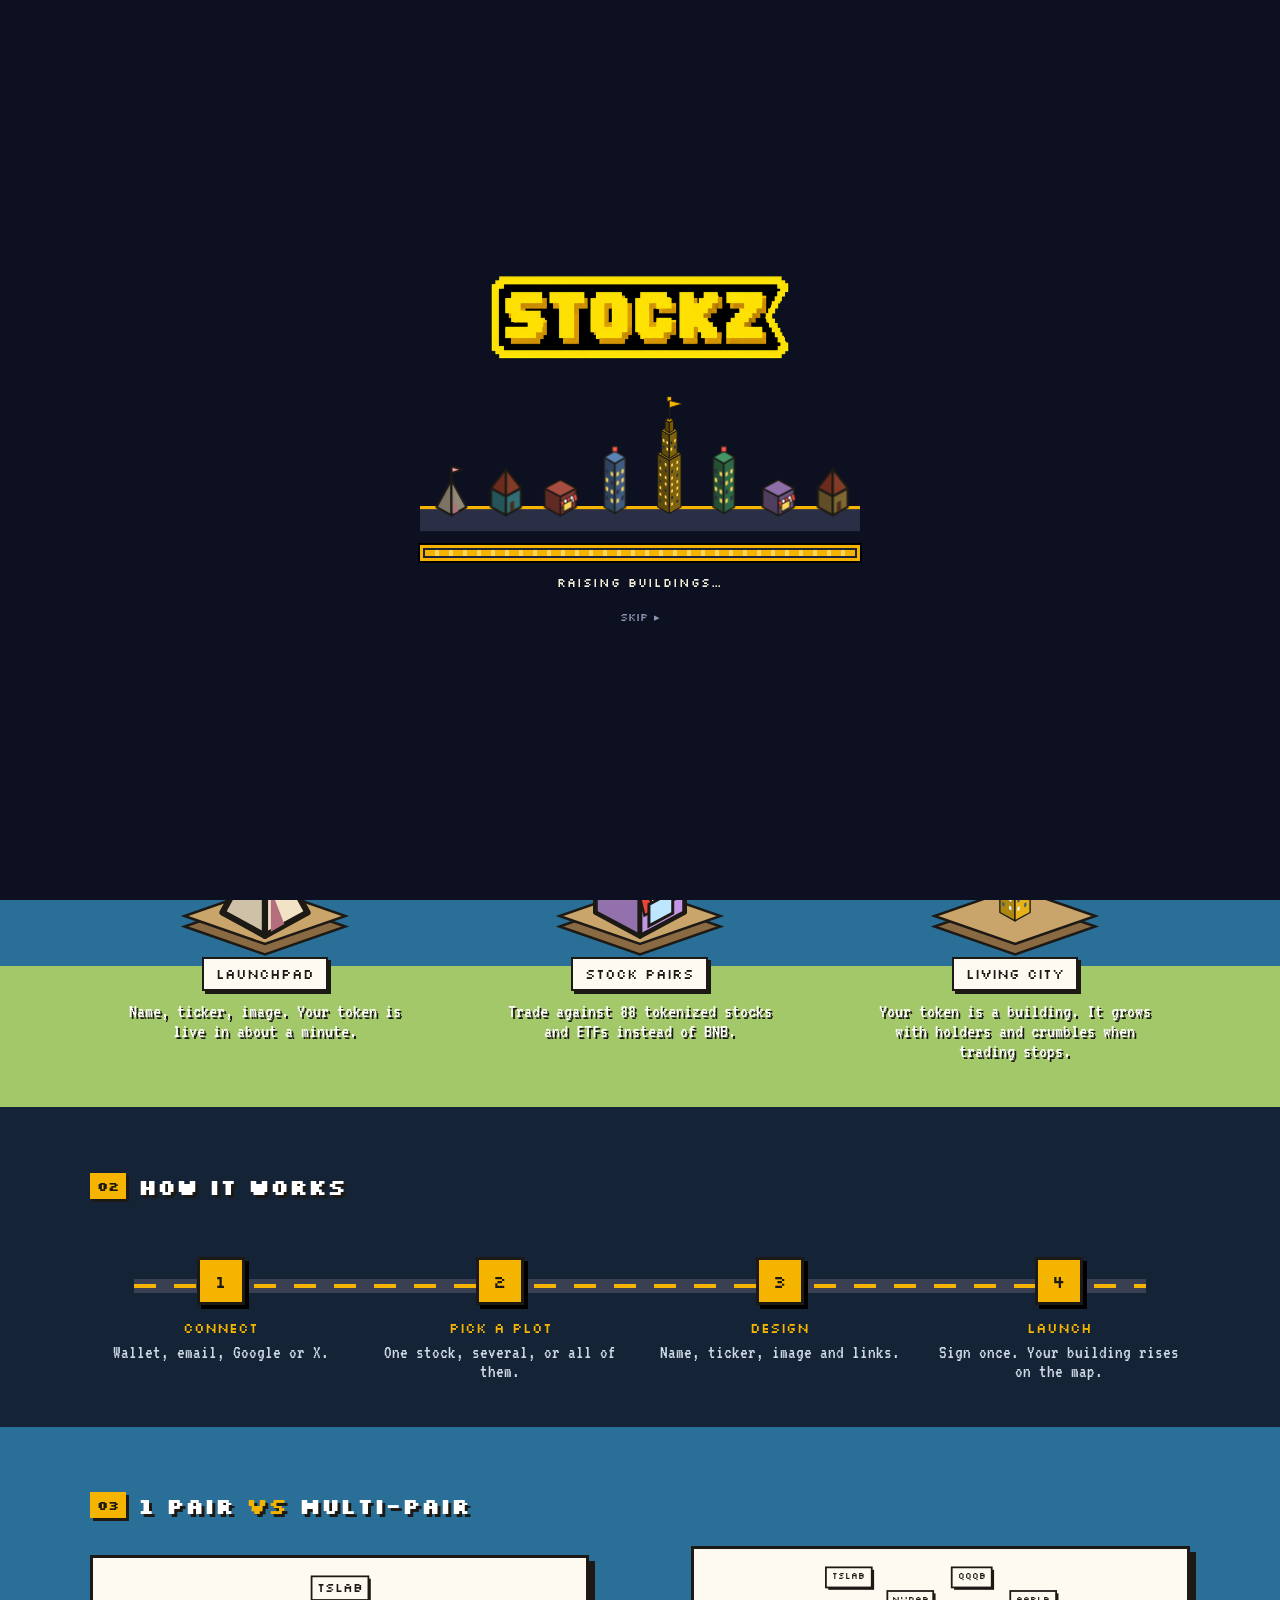
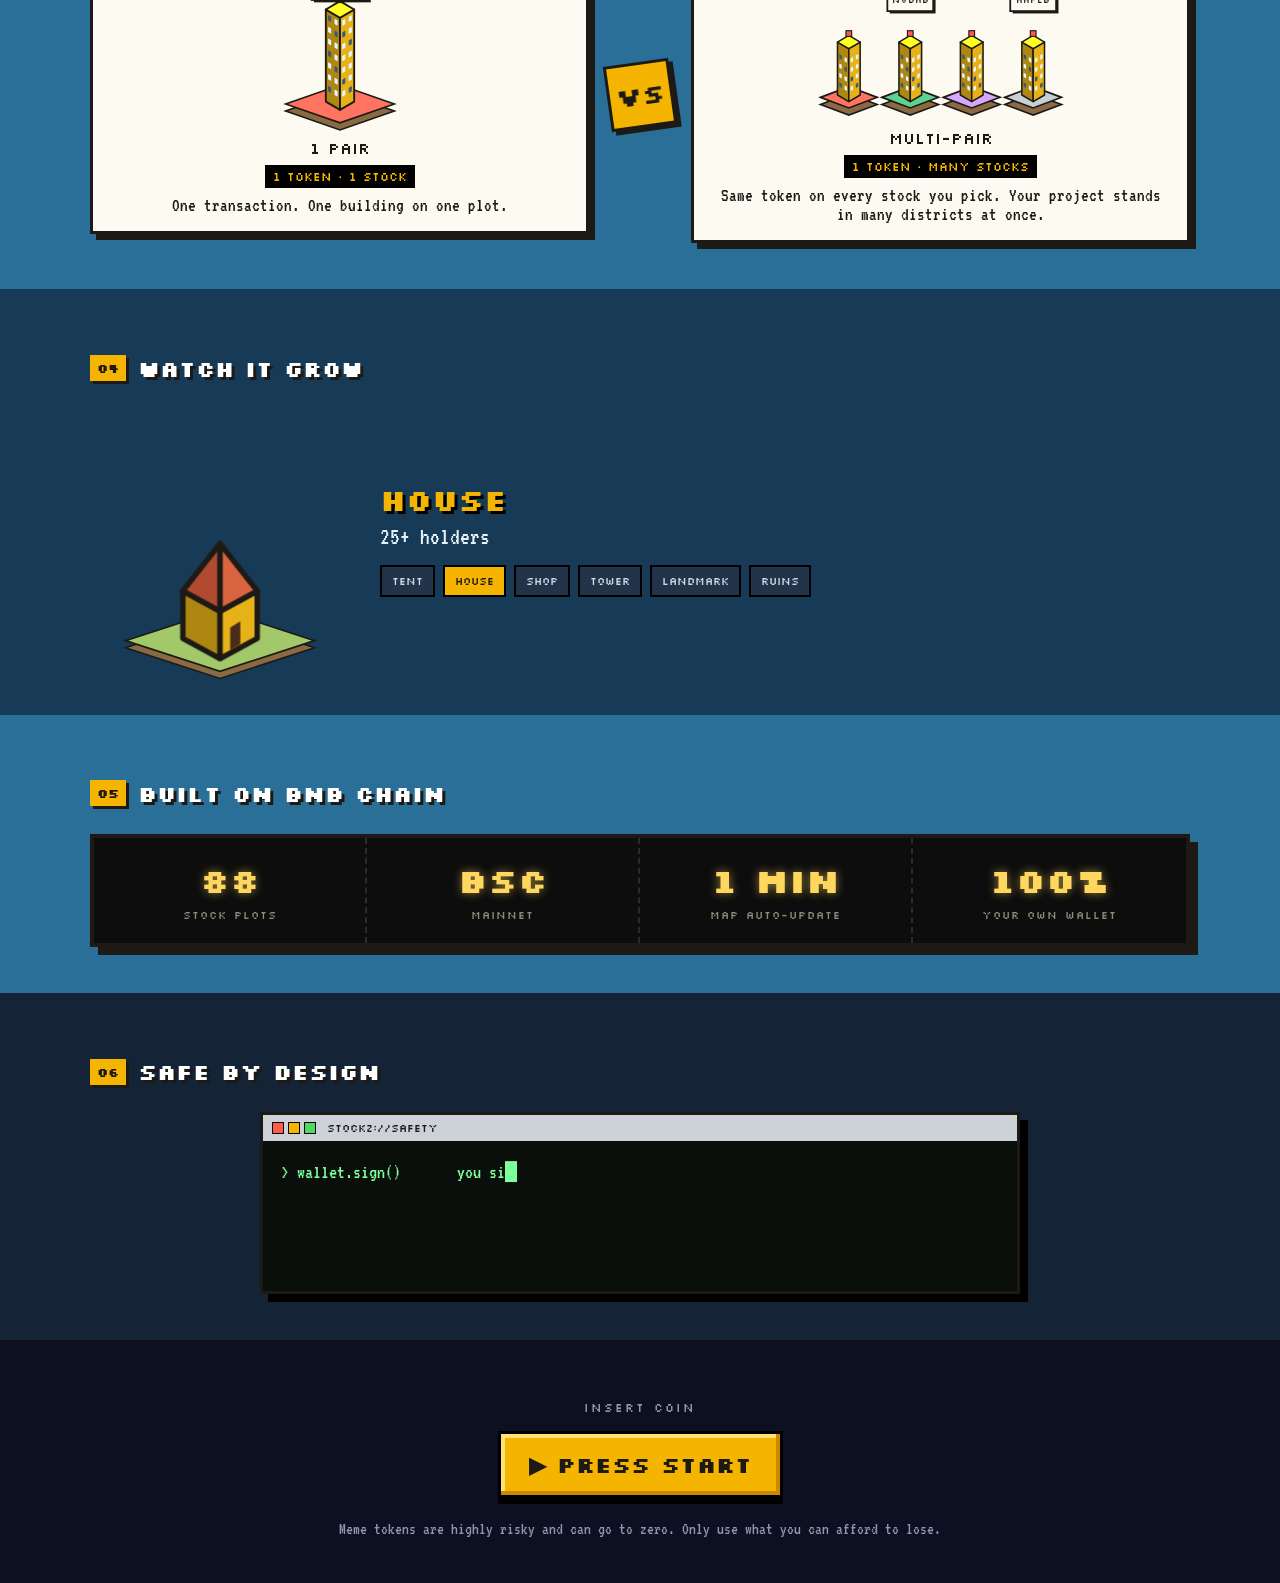
<file: index.html>
<!doctype html>
<html lang="en"><head>
<meta charset="utf-8">
<meta name="viewport" content="width=device-width,initial-scale=1">
<title>Stockz</title>
<meta name="description" content="Stockz is a launchpad on BNB Chain. Launch a meme token, pair it with a real tokenized stock, and watch it grow into a building on a living pixel city map.">
<link rel="icon" href="favicon.png" type="image/png">
<link rel="stylesheet" href="style.css?v=202610041100">
</head><body class="lp">

<!-- intro: the city builds itself -->
<div id="intro" aria-hidden="true" hidden>
  <div class="in-wrap">
    <img class="in-logo" src="logo.png" alt="">
    <svg id="inCity" viewBox="0 0 420 150" width="420" height="150"></svg>
    <div class="in-bar"><i id="inFill"></i></div>
    <div class="in-txt" id="inTxt">ZONING 88 STOCK PLOTS…</div>
    <button type="button" class="in-skip" id="inSkip">SKIP ▸</button>
  </div>
</div>

<header class="top bev lp-top">
  <div class="brandrow"><a class="logo" href="index.html" aria-label="Stockz home"><img src="logo.png" alt="Stockz" height="46"></a><a class="xlink" href="https://x.com/stockzlat" target="_blank" rel="noopener noreferrer" aria-label="Stockz on X"><svg viewBox="0 0 24 24" width="20" height="20" aria-hidden="true"><path fill="currentColor" d="M18.244 2.25h3.308l-7.227 8.26 8.502 11.24H16.17l-5.214-6.817L4.99 21.75H1.68l7.73-8.835L1.254 2.25H8.08l4.713 6.231zm-1.161 17.52h1.833L7.084 4.126H5.117z"/></svg></a></div>
  <a class="btn go lapp" href="app.html">Launch App</a>
</header>

<!-- hero -->
<section class="lp-hero">
  <div class="lp-hero-txt">
    <p class="lp-kicker">▸ A LAUNCHPAD ON BNB CHAIN</p>
    <h1>Launch a meme token.<br>Pair it with a <span class="swap">real stock.</span><br>Watch it become a building.</h1>
    <p class="lp-sub">Every token is paired with a tokenized stock and stands on its plot in a living pixel city.</p>
    <a class="bigbtn" href="#how"><i>▼</i> How it works</a>
  </div>
  <div class="lp-stage">
    <svg id="heroCity" viewBox="0 0 560 360" role="img" aria-label="A pixel city where tokens grow into buildings"></svg>
  </div>
</section>

<!-- LED ticker tape -->
<div class="lp-tape" aria-hidden="true"><div class="lp-tape-in" id="tape"></div></div>

<!-- what -->
<section class="lp-sec lp-ground" id="what">
  <h2 class="lp-h"><span>01</span> What is Stockz?</h2>
  <div class="lp-plots">
    <div class="lp-plot reveal"><svg class="plotsvg" data-st="t" viewBox="0 0 120 110"></svg><h3>Launchpad</h3><p>Name, ticker, image. Your token is live in about a minute.</p></div>
    <div class="lp-plot reveal"><svg class="plotsvg" data-st="S" viewBox="0 0 120 110"></svg><h3>Stock pairs</h3><p>Trade against 88 tokenized stocks and ETFs instead of BNB.</p></div>
    <div class="lp-plot reveal"><svg class="plotsvg" data-st="L" viewBox="0 0 120 110"></svg><h3>Living city</h3><p>Your token is a building. It grows with holders and crumbles when trading stops.</p></div>
  </div>
</section>

<!-- how: road with signposts -->
<section class="lp-sec lp-night" id="how">
  <h2 class="lp-h"><span>02</span> How it works</h2>
  <div class="lp-road">
    <div class="lp-stop reveal"><b>1</b><h3>Connect</h3><p>Wallet, email, Google or X.</p></div>
    <div class="lp-stop reveal"><b>2</b><h3>Pick a plot</h3><p>One stock, several, or all of them.</p></div>
    <div class="lp-stop reveal"><b>3</b><h3>Design</h3><p>Name, ticker, image and links.</p></div>
    <div class="lp-stop reveal"><b>4</b><h3>Launch</h3><p>Sign once. Your building rises on the map.</p></div>
  </div>
</section>

<!-- versus -->
<section class="lp-sec lp-vs-sec">
  <h2 class="lp-h"><span>03</span> 1 Pair <em>vs</em> Multi-pair</h2>
  <div class="lp-vs">
    <div class="lp-side reveal"><svg id="vsOne" viewBox="0 0 220 130"></svg><h3>1 Pair</h3><p class="tag">1 token · 1 stock</p><p>One transaction. One building on one plot.</p></div>
    <div class="lp-vsbadge">VS</div>
    <div class="lp-side reveal"><svg id="vsMany" viewBox="0 0 220 130"></svg><h3>Multi-pair</h3><p class="tag">1 token · many stocks</p><p>Same token on every stock you pick. Your project stands in many districts at once.</p></div>
  </div>
</section>

<!-- evolution -->
<section class="lp-sec lp-grow">
  <h2 class="lp-h"><span>04</span> Watch it grow</h2>
  <div class="lp-evo reveal">
    <svg id="evoBig" viewBox="0 0 220 220"></svg>
    <div class="lp-evo-info"><div class="lp-evo-name" id="evoName">TENT</div><div class="lp-evo-rule" id="evoRule">Just launched</div>
      <ol class="lp-evo-steps" id="evoSteps"><li>Tent</li><li>House</li><li>Shop</li><li>Tower</li><li>Landmark</li><li>Ruins</li></ol></div>
  </div>
</section>

<!-- stats board -->
<section class="lp-sec lp-boardsec">
  <h2 class="lp-h"><span>05</span> Built on BNB Chain</h2>
  <div class="lp-board reveal">
    <div><b>88</b><span>stock plots</span></div>
    <div><b>BSC</b><span>mainnet</span></div>
    <div><b>1 MIN</b><span>map auto-update</span></div>
    <div><b>100%</b><span>your own wallet</span></div>
  </div>
</section>

<!-- safety terminal -->
<section class="lp-sec lp-term-sec">
  <h2 class="lp-h"><span>06</span> Safe by design</h2>
  <div class="lp-term reveal" id="term">
    <div class="lp-term-bar"><i></i><i></i><i></i> stockz://safety</div>
    <pre id="termOut"></pre>
  </div>
</section>

<!-- final -->
<section class="lp-final">
  <div class="lp-coin">INSERT COIN</div>
  <a class="lp-start" href="app.html">▶ PRESS START</a>
  <p class="risk">Meme tokens are highly risky and can go to zero. Only use what you can afford to lose.</p>
</section>

<script src="config.js?v=202610041100"></script><script src="stocks.js?v=202610041100"></script><script src="sprites.js?v=202610041100"></script><script src="landing.js?v=202610041100"></script>
</body></html>
</file>
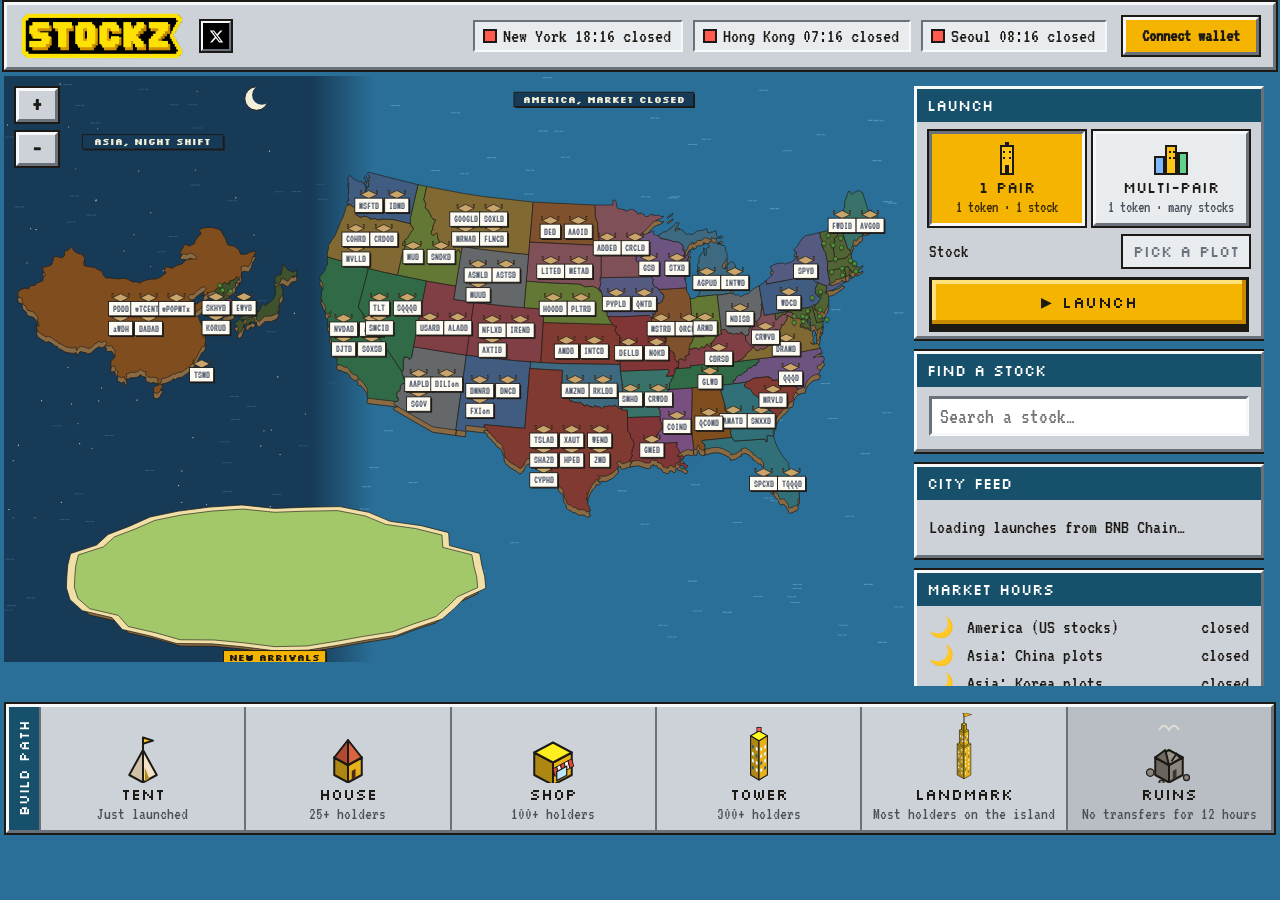
<file: app.html>
<!doctype html>
<html lang="en"><head>
<meta charset="utf-8">
<meta name="viewport" content="width=device-width,initial-scale=1">
<title>Stockz</title>
<meta name="description" content="Every token is a building. Every stock is a district. A living city map on BNB Chain.">
<link rel="icon" href="favicon.png" type="image/png">
<link rel="stylesheet" href="style.css?v=202610041100">
</head><body>
<header class="top bev">
  <div class="brandrow"><a class="logo" href="index.html" aria-label="Stockz home"><img src="logo.png" alt="Stockz" height="46"></a><a class="xlink" href="https://x.com/stockzlat" target="_blank" rel="noopener noreferrer" aria-label="Stockz on X" title="@stockzlat on X"><svg viewBox="0 0 24 24" width="20" height="20" aria-hidden="true"><path fill="currentColor" d="M18.244 2.25h3.308l-7.227 8.26 8.502 11.24H16.17l-5.214-6.817L4.99 21.75H1.68l7.73-8.835L1.254 2.25H8.08l4.713 6.231zm-1.161 17.52h1.833L7.084 4.126H5.117z"/></svg></a></div>
  <div class="clocks" id="clocks"></div>
  <button type="button" class="btn go" id="connect">Connect wallet</button>
</header>

<div class="stage" id="stage">
  <div class="viewport" id="viewport"><svg id="map" width="1000" height="635" viewBox="0 60 2000 1300" role="img" aria-label="Stockz map"></svg></div>
  <div class="zoom"><button class="btn" id="zin" aria-label="Zoom in">+</button><button class="btn" id="zout" aria-label="Zoom out">−</button></div>
  <div class="panels" id="panels">
    <div class="win bev" id="modes"><div class="tb">Launch</div><div class="body">
      <div class="mcards" role="tablist">
        <button type="button" class="mcard on" id="tabFlap" role="tab" aria-selected="true"><svg viewBox="0 0 16 16" width="34" height="34" shape-rendering="crispEdges" aria-hidden="true"><rect x="5" y="2" width="6" height="13" fill="#ffc61a" stroke="#1d1a16"/><rect x="7" y="0" width="2" height="2" fill="#1d1a16"/><rect x="6" y="4" width="1" height="1" fill="#1d1a16"/><rect x="9" y="4" width="1" height="1" fill="#1d1a16"/><rect x="6" y="7" width="1" height="1" fill="#1d1a16"/><rect x="9" y="7" width="1" height="1" fill="#1d1a16"/><rect x="7" y="11" width="2" height="4" fill="#1d1a16"/></svg><b>1 Pair</b><small>1 token · 1 stock</small></button>
        <button type="button" class="mcard" id="tabMulti" role="tab" aria-selected="false"><svg viewBox="0 0 16 16" width="34" height="34" shape-rendering="crispEdges" aria-hidden="true"><rect x="0.5" y="7" width="4" height="8" fill="#7fb8ff" stroke="#1d1a16"/><rect x="5.5" y="2" width="5" height="13" fill="#ffc61a" stroke="#1d1a16"/><rect x="11.5" y="5" width="4" height="10" fill="#5fd38d" stroke="#1d1a16"/><rect x="7" y="4" width="1" height="1" fill="#1d1a16"/><rect x="9" y="4" width="1" height="1" fill="#1d1a16"/><rect x="7" y="7" width="1" height="1" fill="#1d1a16"/><rect x="9" y="7" width="1" height="1" fill="#1d1a16"/></svg><b>Multi-pair</b><small>1 token · many stocks</small></button>
      </div>
      <div id="modeBody"></div></div></div>
    <div class="win bev"><div class="tb">Find a stock</div><div class="body"><div class="combo"><input id="find" role="combobox" aria-expanded="false" aria-controls="findList" aria-autocomplete="list" placeholder="Search a stock…" autocomplete="off" spellcheck="false" aria-label="Find a stock"><ul id="findList" class="flist" role="listbox" hidden></ul></div></div></div>
    <div class="win bev"><div class="tb">City feed</div><div class="body feed" id="feed"><div class="row"><div class="t">Loading from BNB Chain…</div></div></div></div>
    <div class="win bev"><div class="tb">Market hours</div><div class="body wx" id="mkts"></div></div>
    <div class="win bev sel" id="sel"><div class="tb">Selected building</div><div class="body" id="selBody"><div class="sub">Click a building on the map.</div></div></div>
  </div>
</div>

<div class="tools bev" id="tools"><div class="lbl">Build path</div></div>



<div class="modal" id="launchModal" hidden role="dialog" aria-modal="true" aria-labelledby="lmTitle">
  <div class="win bev lm">
    <div class="tb lmtb"><span id="lmTitle">Build a token</span><button type="button" class="lmx" id="lmClose" aria-label="Close">×</button></div>
    <form class="body" id="lmForm" novalidate>
      <div class="tabs" role="tablist"><button type="button" class="btn tab on" id="lmSingle">1 pair</button><button type="button" class="btn tab" id="lmMulti">Multi-pair</button></div>
      <div class="lmgrid">
        <label>Name<input id="lmName" maxlength="32" placeholder="Rocket Cat" autocomplete="off" required></label>
        <label>Ticker<input id="lmSymbol" maxlength="10" placeholder="RCAT" autocomplete="off" required></label>
      </div>
      <label>Image (PNG, JPG, WEBP or GIF, max 5 MB)<input id="lmImage" type="file" accept="image/png,image/jpeg,image/webp,image/gif" required></label>
      <label>Description<textarea id="lmDesc" maxlength="480" rows="2" placeholder="What is your token about?"></textarea></label>
      <div class="lmgrid3">
        <label>Website<input id="lmWeb" placeholder="https://"></label>
        <label>X<input id="lmX" placeholder="https://x.com/…"></label>
        <label>Telegram<input id="lmTg" placeholder="https://t.me/…"></label>
      </div>
      <div class="taxbox">
        <div class="taxhead"><span>Tax</span><div class="tchips"><button type="button" class="tchip on" data-tax="0">None</button><button type="button" class="tchip" data-tax="1">1%</button><button type="button" class="tchip" data-tax="3">3%</button><button type="button" class="tchip" data-tax="5">5%</button><button type="button" class="tchip" data-tax="custom">Custom</button></div></div>
                <div id="taxCustom" hidden>
          <div class="lmgrid2"><label>Buy tax %<input id="txBuy" inputmode="decimal" value="0"></label><label>Sell tax %<input id="txSell" inputmode="decimal" value="0"></label></div>
          <div class="taxsplit"><label>Marketing %<input id="txMkt" inputmode="numeric" value="100"></label><label>Burn %<input id="txBurn" inputmode="numeric" value="0"></label><label>Holders %<input id="txDiv" inputmode="numeric" value="0"></label><label>Liquidity %<input id="txLp" inputmode="numeric" value="0"></label></div>
          <div class="mnote">Max 10%. The split must add up to 100%. Marketing goes to your wallet.</div>
        </div>
      </div>
      <div id="lmPairs"></div>
      <button type="submit" class="bigbtn" id="lmGo"><i>▶</i> Launch</button>
      <div class="mnote">You sign in your own wallet. Every launch is simulated first, so a failing launch never spends BNB.</div>
      <ol class="lmlog" id="lmLog" aria-live="polite"></ol>
    </form>
  </div>
</div>

<script src="vendor/ethers.umd.min.js"></script>
<script src="config.js?v=202610041100"></script><script src="geo.js?v=202610041100"></script><script src="stocks.js?v=202610041100"></script><script src="chain.js?v=202610041100"></script><script src="app.js?v=202610041100"></script><script src="launch.js?v=202610041100"></script><script src="trade.js?v=202610041100"></script><script type="module" src="privy.js?v=202610041100"></script>
</body></html>
</file>
<file: style.css>
@font-face{font-family:Silk;src:url(fonts/Silkscreen-Regular.ttf)}
@font-face{font-family:Silk;font-weight:700;src:url(fonts/Silkscreen-Bold.ttf)}
@font-face{font-family:V;src:url(fonts/VT323-Regular.ttf)}
:root{--sea:#2a6f97;--ink:#1d1a16;--panel:#cdd2d8;--hi:#f7f8fa;--lo:#6a717b;--bar:#16506b;--gold:#f4b400;--buy:#2e9e4f}
*{box-sizing:border-box}
html,body{height:100%}
body{margin:0;background:var(--sea);font-family:V,monospace;font-feature-settings:'liga' 0,'calt' 0,'clig' 0;font-variant-ligatures:none;color:var(--ink);font-size:21px;display:flex;flex-direction:column;min-height:100vh}
a{color:#0b4f78}
.bev{background:var(--panel);border:3px solid;border-color:var(--hi) var(--lo) var(--lo) var(--hi);box-shadow:0 0 0 2px var(--ink)}
.top{display:flex;align-items:center;gap:16px;padding:8px 14px;margin:2px 4px 6px;flex-wrap:wrap}
.logo{font:700 28px Silk;letter-spacing:1px;color:var(--ink);display:flex;align-items:center;gap:10px;text-decoration:none}
.mark{width:34px;height:34px;box-shadow:0 0 0 2px var(--ink)}
.menu{display:flex;gap:20px;font-size:23px;margin-left:8px}.menu u{text-decoration:none;border-bottom:3px solid var(--ink)}.menu a{color:var(--ink);text-decoration:none}
.clocks{margin-left:auto;display:flex;gap:10px;flex-wrap:wrap}
.clock{display:flex;align-items:center;gap:8px;padding:4px 10px;background:#e9ecef;border:2px solid;border-color:var(--lo) var(--hi) var(--hi) var(--lo);font-size:20px}
.led{width:10px;height:10px;box-shadow:0 0 0 2px var(--ink)}
.btn{padding:7px 16px;font:700 18px V,monospace;font-feature-settings:'liga' 0;background:var(--panel);border:3px solid;border-color:var(--hi) var(--lo) var(--lo) var(--hi);box-shadow:0 0 0 2px var(--ink);color:var(--ink);cursor:pointer;text-decoration:none;display:inline-block}
.btn:active{border-color:var(--lo) var(--hi) var(--hi) var(--lo)}
.btn.go{background:var(--gold)}.btn.buy{background:var(--buy);color:#fff}
.chip{font-size:17px;padding:3px 8px;background:#e9ecef;box-shadow:0 0 0 2px var(--ink)}.chip.g{background:var(--gold)}.chip.r{background:#ff8a80}.chip.ok{background:#8be0a4}
.banner{margin:0 6px 6px;padding:8px 12px;background:#fff0c9;border:3px solid var(--ink);font-size:20px}
.stage{position:relative;flex:none;height:max(640px,calc(100vh - 130px));margin:0 4px}
.viewport{position:absolute;inset:0;overflow:auto;cursor:grab;background:var(--sea);scrollbar-width:thin}
.viewport.drag{cursor:grabbing}
svg#map{display:block}
svg#map text{font-feature-settings:'liga' 0,'calt' 0,'clig' 0}
.zoom{position:absolute;left:12px;top:12px;z-index:2;display:flex;flex-direction:column;gap:10px}.zoom .btn{width:42px;padding:2px 0;font-size:24px;text-align:center}
.panels{position:absolute;right:12px;top:10px;width:350px;max-height:calc(100% - 20px);overflow:auto;display:flex;flex-direction:column;gap:12px;scrollbar-width:none}
.win .tb{background:var(--bar);color:#fff;font:15px Silk;padding:7px 10px}
.win .body{padding:9px 12px;font-size:20px}
.feed .row{display:flex;gap:10px;align-items:flex-start;padding:6px 0;border-bottom:2px dotted #9aa1aa;line-height:1.25}
.feed .row:last-child{border-bottom:none}
.feed .t small,.sub{display:block;color:#4a515a;font-size:17px}
.ico{width:24px;font-size:18px;text-align:center}
.wx{display:grid;grid-template-columns:30px 1fr auto;gap:4px 8px;align-items:center}
.sel .head{display:flex;gap:12px;align-items:center}
.sel .av{width:50px;height:50px;background:#ffc61a;box-shadow:inset -6px -6px 0 #c98a00,0 0 0 2px var(--ink);display:grid;place-items:center;font:700 16px Silk;color:#000}
.sel .nm{font:19px Silk}
.chips{display:flex;gap:6px;flex-wrap:wrap;margin:8px 0}
.stats{display:grid;grid-template-columns:1fr 1fr;gap:8px;background:#e9ecef;border:2px solid;border-color:var(--lo) var(--hi) var(--hi) var(--lo);padding:8px 10px;font-size:17px;color:#4a515a}
.stats b{display:block;font-size:21px;color:var(--ink);word-break:break-all}
.acts{display:flex;gap:10px;margin-top:10px}.acts .btn{flex:1;text-align:center;font-size:20px;padding:7px 4px}
.tools{display:flex;align-items:stretch;margin:8px 6px 8px;overflow-x:auto}
.tools .lbl{writing-mode:vertical-rl;transform:rotate(180deg);background:var(--bar);color:#fff;font:14px Silk;padding:10px 6px;text-align:center;flex:none}
.tool{flex:1 0 150px;padding:6px 10px 8px;display:flex;flex-direction:column;align-items:center;gap:1px;border-left:2px solid var(--lo)}
.tool svg{display:block}.tool b{font:16px Silk}.tool span{font-size:17px;color:#4a515a;text-align:center}
.how{margin:6px 6px 10px}.how .tb{background:var(--bar);color:#fff;font:15px Silk;padding:7px 10px}.how .body{padding:10px 14px;max-width:900px}.how p{margin:0 0 9px}
.note{padding:4px 12px 14px;font-size:18px;color:#e4f0f7;text-align:center}
@media(max-width:900px){
  .stage{height:auto;display:flex;flex-direction:column}
  .viewport{position:relative;height:62vh}
  .panels{position:static;width:auto;max-height:none;margin:10px 4px}
  .menu{display:none}.clocks{margin-left:0}
}

@media(max-width:900px){.top{gap:8px;padding:6px 10px}.logo{font-size:22px}.clock{font-size:17px;padding:2px 6px}.clocks{gap:6px}.btn{font-size:20px;padding:5px 12px}}

#find{width:100%;font:22px V,monospace;padding:6px 8px;border:3px solid;border-color:var(--lo) var(--hi) var(--hi) var(--lo);background:#fff;color:var(--ink);margin-bottom:4px}

.tabs{display:flex;gap:6px;margin-bottom:8px}.tab{flex:1;font-size:18px;padding:5px 4px;text-align:center}.tab.on{background:var(--gold)}
.pick{display:grid;gap:4px;max-height:190px;overflow:auto;margin:6px 0;font-size:19px}.pick label{display:flex;gap:8px;align-items:center}
.mnote{font-size:17px;color:#4a515a;margin:6px 0}.btn[disabled]{opacity:.5;cursor:not-allowed}

.logo img{display:block;height:46px;width:auto;image-rendering:auto}
.xlink{display:grid;place-items:center;width:40px;height:40px;background:#000;color:#fff;border:3px solid;border-color:var(--hi) var(--lo) var(--lo) var(--hi);box-shadow:0 0 0 2px var(--ink)}
.xlink:hover{color:var(--gold)}
.note a{color:#ffd34d}
@media(max-width:900px){.logo img{height:38px}}

.modal{position:fixed;inset:0;background:#0009;z-index:50;display:grid;place-items:center;padding:12px}
.modal[hidden]{display:none}
.lm{width:min(560px,100%);max-height:calc(100vh - 24px);overflow:auto}
.lmtb{display:flex;align-items:center;justify-content:space-between}
.lmx{background:var(--panel);border:2px solid;border-color:var(--hi) var(--lo) var(--lo) var(--hi);font:20px V,monospace;width:30px;height:26px;line-height:18px;cursor:pointer}
#lmForm label{display:block;font-size:18px;margin:6px 0}
#lmForm input:not([type=checkbox]),#lmForm select,#lmForm textarea{display:block;width:100%;font:20px V,monospace;padding:5px 8px;margin-top:2px;border:3px solid;border-color:var(--lo) var(--hi) var(--hi) var(--lo);background:#fff;color:var(--ink)}
#lmForm input[type=file]{font-size:16px;padding:4px}
.lmgrid{display:grid;grid-template-columns:2fr 1fr;gap:10px}.lmgrid3{display:grid;grid-template-columns:1fr 1fr 1fr;gap:8px}
#lmForm label.chk{display:flex;gap:8px;align-items:center;margin:2px 0}
.lmlog{margin:8px 0 0;padding-left:22px;font-size:18px;max-height:180px;overflow:auto}.lmlog li{margin:2px 0;word-break:break-word}
.btn:disabled{opacity:.55;cursor:wait}
@media(max-width:600px){.lmgrid,.lmgrid3{grid-template-columns:1fr}}

/* header / footer */
#connect.on{background:#8be0a4}
.foot{display:flex;align-items:center;justify-content:center;gap:14px;padding:10px 12px 16px}
.chainbadge{display:inline-flex;align-items:center;gap:8px;background:#000;color:#f3ba2f;font:14px Silk;padding:8px 12px;border:3px solid;border-color:var(--hi) var(--lo) var(--lo) var(--hi);box-shadow:0 0 0 2px var(--ink)}
.chainbadge i{width:12px;height:12px;background:#f3ba2f;transform:rotate(45deg);display:inline-block}
/* launch panel */
.mcards{display:grid;grid-template-columns:1fr 1fr;gap:8px;margin-bottom:10px}
.mcard{display:flex;flex-direction:column;align-items:center;gap:2px;padding:8px 4px;background:#e9ecef;border:3px solid;border-color:var(--hi) var(--lo) var(--lo) var(--hi);box-shadow:0 0 0 2px var(--ink);cursor:pointer;font-family:V,monospace;color:var(--ink)}
.mcard b{font:15px Silk}.mcard small{font-size:16px;color:#4a515a}
.mcard.on{background:var(--gold);border-color:var(--lo) var(--hi) var(--hi) var(--lo)}
.mcard.on small{color:#3a2a00}
.pickrow{display:flex;align-items:center;justify-content:space-between;margin:2px 0 10px;font-size:19px}
.stockchip{font:15px Silk;background:#000;color:var(--gold);padding:6px 10px;box-shadow:0 0 0 2px var(--ink)}
.stockchip.empty{background:#e9ecef;color:#6a717b}
.bigbtn{display:flex;width:100%;align-items:center;justify-content:center;gap:10px;font:16px Silk;letter-spacing:.5px;color:#1d1a16;background:var(--gold);border:3px solid var(--ink);padding:12px 10px;cursor:pointer;box-shadow:inset -4px -4px 0 #c98a00,inset 4px 4px 0 #ffe27a,0 5px 0 var(--ink);transition:transform .05s,box-shadow .05s;margin-top:6px}
.bigbtn i{font-style:normal;font-size:14px}
.bigbtn:hover{filter:brightness(1.05)}
.bigbtn:active{transform:translateY(4px);box-shadow:inset -4px -4px 0 #c98a00,inset 4px 4px 0 #ffe27a,0 1px 0 var(--ink)}
.bigbtn:disabled{background:#cdd2d8;box-shadow:inset -4px -4px 0 #9aa1aa,inset 4px 4px 0 #f7f8fa,0 5px 0 var(--ink);color:#6a717b;cursor:not-allowed;transform:none}
.allrow{display:flex;gap:8px;align-items:center;font-size:19px;margin-bottom:4px}.allrow b{margin-left:auto;font:13px Silk;background:#000;color:var(--gold);padding:3px 6px}
/* landing */
body.landing{display:block;background:var(--sea)}
.lnav{display:flex;gap:20px;font-size:22px;margin-left:12px}.lnav a{color:var(--ink);text-decoration:none}.lnav a:hover{text-decoration:underline}
.lapp{margin-left:auto}
.land{max-width:1180px;margin:0 auto;padding:0 16px 24px}
.hero{display:grid;grid-template-columns:1fr 1.15fr;gap:28px;align-items:center;padding:30px 0 20px}
.hero h1{font:700 clamp(24px,3.2vw,40px)/1.25 Silk;color:#fff;margin:0 0 16px;text-shadow:3px 3px 0 var(--ink)}
.hero h1 span{color:var(--gold)}
.hero p{font-size:24px;color:#eaf4fa;margin:0 0 18px;line-height:1.35}
.cta{display:flex;gap:12px;align-items:center;flex-wrap:wrap}.cta .bigbtn{width:auto;padding:14px 22px;margin:0;text-decoration:none}
.hero-img{width:100%;height:auto;display:block}
.lsec{padding:26px 0 6px}.lsec h2,.final h2{font:700 24px Silk;color:#fff;text-shadow:3px 3px 0 var(--ink);margin:0 0 14px}
.card{padding:14px 16px}.card h3{font:15px Silk;margin:0 0 6px}.card p{margin:0;font-size:20px;line-height:1.3}.card .ic{font-size:28px;margin-bottom:4px}
.cards3{display:grid;grid-template-columns:repeat(3,1fr);gap:14px}.cards2{display:grid;grid-template-columns:1fr 1fr;gap:14px}.facts{display:grid;grid-template-columns:repeat(4,1fr);gap:14px}
.card .tag{display:inline-block;font:13px Silk;background:#000;color:var(--gold);padding:4px 8px;margin:0 0 8px}
.steps{list-style:none;padding:0;margin:0;display:grid;grid-template-columns:repeat(4,1fr);gap:14px}
.steps b{display:inline-grid;place-items:center;width:34px;height:34px;background:var(--gold);font:16px Silk;box-shadow:0 0 0 2px var(--ink);margin-bottom:8px}
.tiers{width:100%;height:auto;display:block}
.lead{font-size:22px;color:#eaf4fa;margin:12px 0 0}
.final{text-align:center;padding:34px 0 10px}.final .bigbtn{width:auto;display:inline-flex;padding:16px 28px;text-decoration:none}
.risk{color:#cfe3ee;font-size:18px;margin:16px 0 0}
@media(max-width:900px){.hero{grid-template-columns:1fr}.cards3,.cards2,.facts,.steps{grid-template-columns:1fr 1fr}.lnav{display:none}}
@media(max-width:560px){.cards3,.cards2,.facts,.steps{grid-template-columns:1fr}.hero p{font-size:21px}}
body>*{flex-shrink:0}
html{scroll-behavior:smooth}

.brandrow{display:flex;align-items:center;gap:18px}
.brandrow .xlink{width:38px;height:38px}
/* custom stock list */
.combo{position:relative}
.flist{list-style:none;margin:6px 0 0;padding:4px;max-height:280px;overflow:auto;background:#1d1a16;border:3px solid;border-color:var(--lo) var(--hi) var(--hi) var(--lo);scrollbar-width:thin;scrollbar-color:var(--gold) #1d1a16}
.flist li{display:grid;grid-template-columns:18px 78px 1fr auto;align-items:center;gap:8px;padding:6px 8px;color:#f3ead0;cursor:pointer;border-bottom:1px dashed #3a3530}
.flist li:last-child{border-bottom:0}
.flist li b{font:13px Silk;color:#fff;letter-spacing:.5px}
.flist li small{font-size:17px;color:#cfc6a8;white-space:nowrap;overflow:hidden;text-overflow:ellipsis}
.flist li em{font-style:normal;font-size:15px;color:#8f8a7a;white-space:nowrap}
.flist li .sw{width:14px;height:14px;box-shadow:0 0 0 2px #000,inset -3px -3px 0 rgba(0,0,0,.25)}
.flist li.hi,.flist li:hover{background:var(--gold);color:#1d1a16}
.flist li.hi b,.flist li:hover b{color:#1d1a16}.flist li.hi small,.flist li:hover small{color:#3a2a00}.flist li.hi em,.flist li:hover em{color:#5a4500}
.flist li.none{display:block;color:#8f8a7a;cursor:default}

.cs{display:none}
/* ---------- phones ---------- */
@media(max-width:600px){
  body{font-size:17px}
  .top{flex-wrap:wrap;gap:6px 8px;padding:6px 8px;margin:2px 2px 4px}
  .logo img{height:28px}
  .brandrow{gap:8px}.brandrow .xlink{width:30px;height:30px}.brandrow .xlink svg{width:14px;height:14px}
  #connect,.lapp{order:2;margin-left:auto;font-size:15px;padding:4px 9px;white-space:nowrap}
  .clocks{order:3;width:100%;margin-left:0;gap:6px;flex-wrap:nowrap}
  .clock{font-size:14px;padding:1px 6px;gap:5px;flex:1;justify-content:center;white-space:nowrap}
  .clock .led{width:8px;height:8px}
  .cn,.co{display:none}.cs{display:inline}
  .viewport{height:56vh}
  .zoom{left:8px;top:8px;gap:6px}.zoom .btn{width:32px;font-size:18px;padding:0}
  .panels{margin:8px 2px;gap:8px}
  .win .tb{font-size:12px;padding:5px 8px}
  .win .body{font-size:16px;padding:7px 9px}
  .mcards{gap:6px;margin-bottom:8px}.mcard{padding:6px 4px}.mcard svg{width:24px;height:24px}
  .mcard b{font-size:11px}.mcard small{font-size:13px}
  .pickrow{font-size:16px;margin:0 0 6px}.stockchip{font-size:11px;padding:4px 8px}
  .bigbtn{font-size:12px;padding:9px 8px;box-shadow:inset -3px -3px 0 #c98a00,inset 3px 3px 0 #ffe27a,0 4px 0 var(--ink)}
  .allrow{font-size:16px}.pick{font-size:16px;max-height:150px}
  #find{font-size:17px;padding:4px 7px}
  .flist{max-height:220px}.flist li{grid-template-columns:12px 62px 1fr;gap:6px;padding:5px 6px}
  .flist li b{font-size:10px}.flist li small{font-size:14px}.flist li em{display:none}.flist li .sw{width:10px;height:10px}
  .feed .row{padding:4px 0}.feed .t small,.sub{font-size:13px}.ico{width:18px;font-size:14px}
  .wx{font-size:15px}
  .stats{font-size:13px;gap:5px;padding:6px 8px}.stats b{font-size:16px}
  .sel .av{width:38px;height:38px;font-size:12px}.sel .nm{font-size:14px}
  .chip{font-size:13px}
  .tools{margin:6px 2px}.tools .lbl{font-size:10px;padding:6px 3px}
  .tool{flex:0 0 96px;padding:3px 4px 5px}.tool svg{transform:scale(.7);transform-origin:center bottom;margin-top:-18px}
  .tool b{font-size:10px}.tool span{font-size:12px}
  .lm .tb{font-size:12px}#lmForm label{font-size:15px;margin:4px 0}
  #lmForm input:not([type=checkbox]),#lmForm select,#lmForm textarea{font-size:17px;padding:4px 7px}
  .lmlog{font-size:15px}.mnote{font-size:14px}
  /* landing */
  .hero{padding:16px 0 10px;gap:16px}.hero h1{font-size:20px;line-height:1.3}.hero p{font-size:17px}
  .lsec{padding:16px 0 4px}.lsec h2,.final h2{font-size:16px;margin-bottom:10px}
  .card{padding:10px 12px}.card h3{font-size:12px}.card p{font-size:16px}.card .ic{font-size:22px}
  .steps b{width:26px;height:26px;font-size:12px}.lead{font-size:16px}.risk{font-size:14px}
  .cta .bigbtn,.final .bigbtn{padding:11px 16px}
}

/* smaller X button */
.brandrow .xlink{width:30px;height:30px;border-width:2px}.brandrow .xlink svg{width:15px;height:15px}
@media(max-width:600px){.brandrow .xlink{width:24px;height:24px}.brandrow .xlink svg{width:12px;height:12px}}
/* ================= landing v2 ================= */
body.lp{display:block;background:#2a6f97;overflow-x:hidden}
body.lock{overflow:hidden}
#intro{position:fixed;inset:0;z-index:100;background:#0d1020;display:grid;place-items:center;transition:opacity .55s,transform .55s}
#intro.out{opacity:0;transform:scale(1.04);pointer-events:none}
.in-wrap{display:flex;flex-direction:column;align-items:center;gap:14px;width:min(440px,92vw)}
.in-logo{width:min(300px,70vw);height:auto;animation:inpop .5s steps(5) both}
#inCity{width:100%;height:auto;overflow:visible}
.in-bar{width:100%;height:16px;background:#1d2238;border:3px solid #f4b400;box-shadow:0 0 0 2px #000;padding:2px}
.in-bar i{display:block;height:100%;width:0;background:repeating-linear-gradient(90deg,#f4b400 0 10px,#ffd75e 10px 14px);transition:width 2.6s steps(26)}
.in-txt{font:12px Silk;color:#f4efd8;letter-spacing:1px;min-height:16px}
.in-skip{background:none;border:0;color:#8f96b3;font:11px Silk;cursor:pointer;margin-top:4px}
.in-skip:hover{color:#f4b400}
@keyframes inpop{from{transform:scale(.6);opacity:0}to{transform:scale(1);opacity:1}}
.rise{transform-box:fill-box;transform-origin:center bottom;animation:rise .55s steps(6) both}
@keyframes rise{from{transform:translateY(40px) scaleY(.1);opacity:0}to{transform:none;opacity:1}}
.twinkle{animation:tw 2.4s steps(2) infinite}@keyframes tw{50%{opacity:.15}}
.fw{transform-box:fill-box;transform-origin:center;animation:fwp 1.4s ease-out forwards}
@keyframes fwp{0%{transform:scale(.2);opacity:0}25%{opacity:1}100%{transform:scale(1.25);opacity:0}}
.pop{transform-box:fill-box;transform-origin:center bottom;animation:rise .45s steps(5) both}

.lp-top{position:sticky;top:0;z-index:20;margin:0 0 0}
.lp-hero{max-width:1200px;margin:0 auto;padding:34px 18px 26px;display:grid;grid-template-columns:1fr 1.1fr;gap:26px;align-items:center}
.lp-kicker{font:12px Silk;color:#f4b400;letter-spacing:1px;margin:0 0 12px}
.lp-hero h1{font:700 clamp(24px,3vw,40px)/1.3 Silk;color:#fff;margin:0 0 14px;text-shadow:3px 3px 0 #1d1a16}
.swap{display:inline-block;background:#f4b400;color:#1d1a16;padding:0 10px;text-shadow:none;box-shadow:4px 4px 0 #1d1a16}
.swap.flip{animation:flip .35s steps(4)}@keyframes flip{from{transform:rotateX(90deg)}to{transform:none}}
.lp-sub{font-size:22px;color:#e6f2f9;margin:0 0 20px;max-width:520px}
.lp-hero .bigbtn{width:auto;display:inline-flex;padding:13px 22px;text-decoration:none}
.lp-stage{border:4px solid #1d1a16;box-shadow:8px 8px 0 #1d1a16;background:#173a57}
#heroCity{display:block;width:100%;height:auto}

.lp-tape{background:#0d0d0d;border-top:3px solid #f4b400;border-bottom:3px solid #f4b400;overflow:hidden;white-space:nowrap}
.lp-tape-in{display:inline-block;padding:9px 0;animation:tape 60s linear infinite}
.lp-tape span{display:inline-flex;align-items:center;gap:8px;margin:0 18px;font:13px Silk;color:#ffd75e;letter-spacing:1px}
.lp-tape span i{width:9px;height:9px;box-shadow:0 0 0 2px #000}
@keyframes tape{to{transform:translateX(-50%)}}

.lp-sec{padding:46px 18px}
.lp-sec>*{max-width:1100px;margin-left:auto;margin-right:auto}
.lp-h{font:700 22px Silk;color:#fff;text-shadow:3px 3px 0 #1d1a16;margin-bottom:26px;display:flex;align-items:center;gap:12px}
.lp-h span{font-size:13px;background:#f4b400;color:#1d1a16;text-shadow:none;padding:5px 7px;box-shadow:3px 3px 0 #1d1a16}
.lp-h em{font-style:normal;color:#f4b400}

.lp-ground{background:linear-gradient(#2a6f97 0 70%,#a3c86a 70% 100%)}
.lp-plots{display:grid;grid-template-columns:repeat(3,1fr);gap:24px}
.lp-plot{text-align:center}
.lp-plot svg{width:210px;height:auto;display:block;margin:0 auto 10px;overflow:visible}
.lp-plot h3{display:inline-block;font:14px Silk;background:#fdfaf2;color:#1d1a16;padding:6px 12px;border:2px solid #1d1a16;box-shadow:3px 3px 0 #1d1a16;margin:0 0 10px}
.lp-plot p{font-size:20px;color:#fff;margin:0 auto;max-width:280px;text-shadow:2px 2px 0 #1d1a16}

.lp-night{background:#152336;position:relative}
.lp-road{position:relative;display:grid;grid-template-columns:repeat(4,1fr);gap:18px;padding-top:30px}
.lp-road:before{content:"";position:absolute;left:4%;right:4%;top:52px;height:14px;background:repeating-linear-gradient(90deg,#f4b400 0 22px,transparent 22px 40px),#3b3f52;background-size:auto 4px,auto;background-repeat:repeat-x;background-position:0 5px,0 0}
.lp-stop{position:relative;text-align:center}
.lp-stop b{position:relative;z-index:1;display:inline-grid;place-items:center;width:48px;height:48px;background:#f4b400;font:18px Silk;color:#1d1a16;border:3px solid #1d1a16;box-shadow:4px 4px 0 #000}
.lp-stop h3{font:14px Silk;color:#f4b400;margin:14px 0 6px}
.lp-stop p{font-size:19px;color:#cfd9e6;margin:0}

.lp-vs-sec{background:#2a6f97}
.lp-vs{display:grid;grid-template-columns:1fr auto 1fr;gap:18px;align-items:center}
.lp-side{background:#fdfaf2;border:3px solid #1d1a16;box-shadow:6px 6px 0 #1d1a16;padding:16px;text-align:center}
.lp-side svg{width:100%;max-width:260px;height:auto;overflow:visible}
.lp-side h3{font:16px Silk;margin:6px 0}
.lp-side .tag{display:inline-block;font:12px Silk;background:#000;color:#f4b400;padding:4px 8px;margin:0 0 8px}
.lp-side p{margin:0;font-size:19px}
.lp-vsbadge{font:700 26px Silk;color:#1d1a16;background:#f4b400;width:66px;height:66px;display:grid;place-items:center;border:3px solid #1d1a16;box-shadow:4px 4px 0 #1d1a16;transform:rotate(-8deg)}

.lp-grow{background:#173a57}
.lp-evo{display:grid;grid-template-columns:260px 1fr;gap:30px;align-items:center}
#evoBig{width:100%;height:auto;overflow:visible}
.lp-evo-name{font:700 30px Silk;color:#f4b400;text-shadow:3px 3px 0 #000}
.lp-evo-rule{font-size:24px;color:#e6f2f9;margin:6px 0 16px}
.lp-evo-steps{list-style:none;padding:0;margin:0;display:flex;flex-wrap:wrap;gap:8px}
.lp-evo-steps li{font:11px Silk;color:#cfd9e6;background:#22344a;padding:7px 10px;border:2px solid #000;cursor:pointer}
.lp-evo-steps li.on{background:#f4b400;color:#1d1a16}

.lp-boardsec{background:#2a6f97}
.lp-board{display:grid;grid-template-columns:repeat(4,1fr);background:#0d0d0d;border:4px solid #1d1a16;box-shadow:8px 8px 0 #1d1a16}
.lp-board div{padding:20px 12px;text-align:center;border-right:2px dashed #2b2b2b}.lp-board div:last-child{border-right:0}
.lp-board b{display:block;font:700 34px Silk;color:#ffd75e;text-shadow:0 0 10px rgba(255,215,94,.55)}
.lp-board span{font:11px Silk;color:#8f8a7a;letter-spacing:1px}

.lp-term-sec{background:#152336}
.lp-term{background:#0b0f0b;border:3px solid #1d1a16;box-shadow:8px 8px 0 #000;max-width:760px}
.lp-term-bar{background:#cdd2d8;color:#1d1a16;font:11px Silk;padding:6px 10px;display:flex;align-items:center;gap:6px}
.lp-term-bar i{width:10px;height:10px;background:#ff5a4e;box-shadow:0 0 0 1px #000}.lp-term-bar i:nth-child(2){background:#f4b400}.lp-term-bar i:nth-child(3){background:#4cd964;margin-right:6px}
.lp-term pre{margin:0;padding:16px 18px;min-height:150px;color:#7dff9a;font:20px/1.5 V,monospace;white-space:pre-wrap;word-break:break-word}

.lp-final{background:#0d1020;text-align:center;padding:60px 18px 46px}
.lp-coin{font:12px Silk;color:#8f96b3;letter-spacing:2px;margin-bottom:16px}
.lp-start{display:inline-block;font:700 22px Silk;color:#1d1a16;background:#f4b400;padding:16px 28px;border:3px solid #000;box-shadow:inset -4px -4px 0 #c98a00,inset 4px 4px 0 #ffe27a,0 6px 0 #000;text-decoration:none;animation:blink 1.1s steps(2) infinite}
.lp-start:hover{animation:none;filter:brightness(1.08)}
@keyframes blink{50%{opacity:.55}}
.lp-final .risk{color:#8f96b3;font-size:17px;margin-top:22px}

.reveal{opacity:0;transform:translateY(18px);transition:opacity .5s,transform .5s}
.reveal.in{opacity:1;transform:none}

@media(max-width:900px){
  .lp-hero{grid-template-columns:1fr}
  .lp-plots{grid-template-columns:1fr;gap:30px}.lp-ground{background:linear-gradient(#2a6f97 0 82%,#a3c86a 82%)}
  .lp-road{grid-template-columns:1fr;gap:22px;padding-top:0}
  .lp-road:before{left:23px;right:auto;top:10px;bottom:10px;width:14px;height:auto;background:repeating-linear-gradient(180deg,#f4b400 0 18px,transparent 18px 32px),#3b3f52;background-size:4px auto,auto;background-repeat:repeat-y;background-position:5px 0,0 0}
  .lp-stop{text-align:left;display:grid;grid-template-columns:60px 1fr;column-gap:12px;align-items:start}
  .lp-stop b{grid-row:span 2}.lp-stop h3{margin:4px 0 2px}
  .lp-vs{grid-template-columns:1fr}.lp-vsbadge{margin:0 auto}
  .lp-evo{grid-template-columns:1fr;justify-items:center;text-align:center}.lp-evo-steps{justify-content:center}#evoBig{max-width:220px}
  .lp-board{grid-template-columns:1fr 1fr}.lp-board div:nth-child(2){border-right:0}.lp-board div:nth-child(-n+2){border-bottom:2px dashed #2b2b2b}
}
@media(max-width:600px){
  .lp-hero{padding:20px 14px 18px}.lp-hero h1{font-size:20px}.lp-sub{font-size:17px}
  .lp-sec{padding:34px 14px}.lp-h{font-size:16px;margin-bottom:18px}.lp-h span{font-size:10px}
  .lp-plot p,.lp-stop p,.lp-side p{font-size:17px}.lp-board b{font-size:24px}.lp-evo-name{font-size:22px}.lp-evo-rule{font-size:18px}
  .lp-term pre{font-size:16px;min-height:130px}.lp-start{font-size:16px;padding:13px 20px}
  .lp-tape span{font-size:11px;margin:0 12px}
}
@media(prefers-reduced-motion:reduce){.rise,.pop,.fw,.twinkle,.lp-tape-in,.lp-start,.swap.flip{animation:none!important}.reveal{opacity:1;transform:none}}
#intro[hidden]{display:none!important}

@media(min-width:900px){.stage{max-height:1000px}}
/* tall screens wider than 900px (phone in desktop mode, portrait tablets): map full width, panels below */
@media(min-width:900px) and (max-aspect-ratio:4/5){
  .stage{height:auto!important;max-height:none;display:flex;flex-direction:column}
  .viewport{position:relative;inset:auto;height:auto}
  .panels{position:static;width:auto;max-height:none;display:grid;grid-template-columns:1fr 1fr;align-items:start;margin:12px 4px}
}

/* toasts */
#toasts{position:fixed;right:14px;top:84px;z-index:200;display:flex;flex-direction:column;gap:8px;max-width:min(360px,calc(100vw - 28px))}
.toast{background:#1d1a16;color:#f3ead0;font:17px V,monospace;padding:10px 12px 10px 14px;border:3px solid #ff5a4e;box-shadow:4px 4px 0 #000;cursor:pointer;animation:tin .25s steps(3)}
.toast.ok{border-color:#4cd964}.toast.info{border-color:#f4b400}
.toast.bye{opacity:0;transform:translateX(20px);transition:opacity .35s,transform .35s}
@keyframes tin{from{transform:translateX(30px);opacity:0}to{transform:none;opacity:1}}
@media(max-width:600px){#toasts{top:auto;bottom:14px;right:10px;left:10px;max-width:none}}

/* tax */
.taxbox{border:2px dashed #9aa1aa;padding:8px 10px;margin:8px 0}
.taxhead{display:flex;align-items:center;justify-content:space-between;gap:8px;flex-wrap:wrap}
.taxhead>span{font:14px Silk}
.tchips{display:flex;gap:6px;flex-wrap:wrap}
.tchip{font:12px Silk;padding:6px 9px;background:#e9ecef;border:2px solid;border-color:var(--hi) var(--lo) var(--lo) var(--hi);cursor:pointer;color:var(--ink)}
.tchip.on{background:var(--gold);border-color:var(--lo) var(--hi) var(--hi) var(--lo)}
.lmgrid2{display:grid;grid-template-columns:1fr 1fr;gap:10px;margin-top:6px}
.taxsplit{display:grid;grid-template-columns:repeat(4,1fr);gap:8px}
@media(max-width:600px){.taxsplit{grid-template-columns:1fr 1fr}.tchip{font-size:10px;padding:5px 7px}}

/* trade panel */
.trade{margin-top:12px;border-top:3px solid var(--ink);padding-top:10px}
.trtabs{display:grid;grid-template-columns:1fr 1fr;border:3px solid var(--ink);margin-bottom:10px}
.trtab{font:13px Silk;padding:8px;background:#fdfaf2;border:0;cursor:pointer;color:var(--ink)}
.trtab.on{background:var(--ink);color:var(--gold)}
.trrow{display:flex;align-items:center;justify-content:space-between;gap:8px;margin:6px 0;flex-wrap:wrap}
.trlbl{font:11px Silk}.trbal{font-size:16px;color:#4a515a}
.trin{display:flex;border:3px solid var(--ink);background:#fff}
.trin input{flex:1;min-width:0;border:0;font:22px V,monospace;padding:6px 8px;outline:none}
.trin button{font:10px Silk;border:0;border-left:2px solid var(--ink);background:#e9ecef;padding:0 8px;cursor:pointer}
.trin span{display:grid;place-items:center;font:11px Silk;padding:0 10px;background:var(--gold);border-left:3px solid var(--ink)}
.trslip{display:flex;gap:4px;flex-wrap:wrap}
.trslip button{font:11px Silk;padding:5px 7px;border:2px solid var(--ink);background:#fdfaf2;cursor:pointer}
.trslip button.on{background:var(--ink);color:var(--gold)}
.trslip input{width:70px;font:16px V,monospace;border:2px solid var(--ink);padding:2px 6px}
.trinfo{display:grid;grid-template-columns:auto 1fr;gap:3px 10px;font-size:16px;margin:8px 0}
.trinfo dt{color:#4a515a}.trinfo dd{margin:0;text-align:right;word-break:break-word}
.trmsg{font-size:16px;margin-top:8px;min-height:1em;color:#b3261e}.trmsg.ok{color:#16733a}
@media(max-width:600px){.trin input{font-size:18px}.trinfo{font-size:14px}}

/* launch: stock picker tiles */
.spk{margin:8px 0 6px}
.spk-head{display:flex;justify-content:space-between;align-items:baseline;gap:8px;font-size:18px;margin-bottom:4px}
.spk-sel{font-size:18px;color:#4a515a;white-space:nowrap;overflow:hidden;text-overflow:ellipsis;max-width:65%}
.spk-sel b{font:12px Silk;color:#1d1a16;background:var(--gold);padding:2px 6px;box-shadow:2px 2px 0 #000;margin-right:4px}
.spk-sel em{font-style:normal;color:#8a8f96}
.spk-bar{display:flex;gap:6px}
#lmForm .spk-bar input{flex:1;margin:0;background:#1d1a16;color:#f3ead0;border-color:#000 #5a544a #5a544a #000}
#lmForm .spk-bar input::placeholder{color:#8f8a7a}
.spk-all{font:11px Silk;padding:0 10px;border:3px solid;border-color:var(--hi) var(--lo) var(--lo) var(--hi);background:#e9e4d6;cursor:pointer}
.spk-all.on{background:var(--gold)}
.spk-grid{display:grid;grid-template-columns:repeat(auto-fill,minmax(112px,1fr));gap:6px;max-height:232px;overflow:auto;margin-top:6px;padding:6px;background:#1d1a16;border:3px solid;border-color:var(--lo) var(--hi) var(--hi) var(--lo);scrollbar-width:thin;scrollbar-color:var(--gold) #1d1a16}
.spk-t{position:relative;display:grid;grid-template-columns:12px 1fr;grid-template-rows:auto auto;column-gap:7px;align-items:center;text-align:left;padding:6px 7px 5px;cursor:pointer;color:#f3ead0;background:#2a2621;border:2px solid #000;box-shadow:inset 0 -4px 0 color-mix(in srgb,var(--c) 55%,#000),inset 0 2px 0 rgba(255,255,255,.08);transition:transform .08s}
.spk-t i{grid-row:1/3;width:12px;height:26px;background:var(--c);box-shadow:0 0 0 2px #000,inset -3px -3px 0 rgba(0,0,0,.28)}
.spk-t b{font:11px Silk;letter-spacing:.4px;color:#fff;white-space:nowrap;overflow:hidden;text-overflow:ellipsis}
.spk-t small{font-size:15px;line-height:1;color:#b9b19a;white-space:nowrap;overflow:hidden;text-overflow:ellipsis}
.spk-t:hover{transform:translateY(-1px);background:#35302a}
.spk-t.on{background:var(--c);color:#1d1a16;box-shadow:inset 0 -4px 0 rgba(0,0,0,.3),3px 3px 0 #000;transform:translate(-1px,-1px)}
.spk-t.on b{color:#1d1a16}.spk-t.on small{color:#2b2620}
.spk-t.on i{background:#fff}
.spk-t.on::after{content:"✓";position:absolute;top:2px;right:5px;font:11px Silk;color:#1d1a16}
.spk-t[hidden]{display:none}
@media (max-width:899px){
  .spk-grid{grid-template-columns:repeat(auto-fill,minmax(92px,1fr));gap:5px;max-height:196px;padding:5px}
  .spk-t{padding:5px 6px 4px;column-gap:5px}.spk-t b{font-size:9px}.spk-t small{font-size:13px}.spk-t i{width:9px;height:22px}
  .spk-head,.spk-sel{font-size:15px}.spk-sel b{font-size:10px}
}
.spk-t{font-family:V,monospace}.spk-t small{font-family:V,monospace}

/* wallet menu */
.wmenu{position:fixed;z-index:60;width:280px;max-width:calc(100vw - 16px);padding:10px;background:#e9e4d6;font-size:18px;box-shadow:4px 4px 0 #000}
.wm-addr{display:flex;align-items:center;gap:8px;padding-bottom:8px;border-bottom:2px dashed #b8b2a2}
.wm-addr b{font:12px Silk;flex:1}
.wm-dot{width:10px;height:10px;background:#3fbf6a;box-shadow:0 0 0 2px #000}
.wm-copy{font:10px Silk;padding:3px 7px;cursor:pointer;background:#fff;border:2px solid;border-color:var(--hi) var(--lo) var(--lo) var(--hi)}
.wm-bal{display:flex;justify-content:space-between;align-items:baseline;margin:10px 0 6px;padding:8px 10px;background:#1d1a16;color:#f3ead0;border:3px solid;border-color:var(--lo) var(--hi) var(--hi) var(--lo)}
.wm-bal span{font:11px Silk;color:var(--gold)}.wm-bal b{font:16px Silk;color:#fff}
.wm-sub{font:10px Silk;letter-spacing:1px;color:#5a544a;margin:8px 0 4px}
.wm-stocks{max-height:150px;overflow:auto;display:grid;gap:3px}
.wm-row{display:grid;grid-template-columns:12px 1fr auto;gap:7px;align-items:center;padding:3px 4px;background:#fff;border:2px solid #000}
.wm-row i{width:10px;height:16px;box-shadow:0 0 0 2px #000}.wm-row span{font:10px Silk}.wm-row b{font-size:17px;font-weight:normal}
.wm-muted{color:#8a8f96;font-size:16px}
.wm-btns{display:flex;gap:6px;margin-top:10px}.wm-btns .btn{flex:1;text-align:center;font-size:15px;padding:6px 4px}
.wm-out{background:#f0a8a8}
@media (max-width:899px){.wmenu{width:250px;font-size:15px}.wm-bal b{font-size:13px}}
</file>
